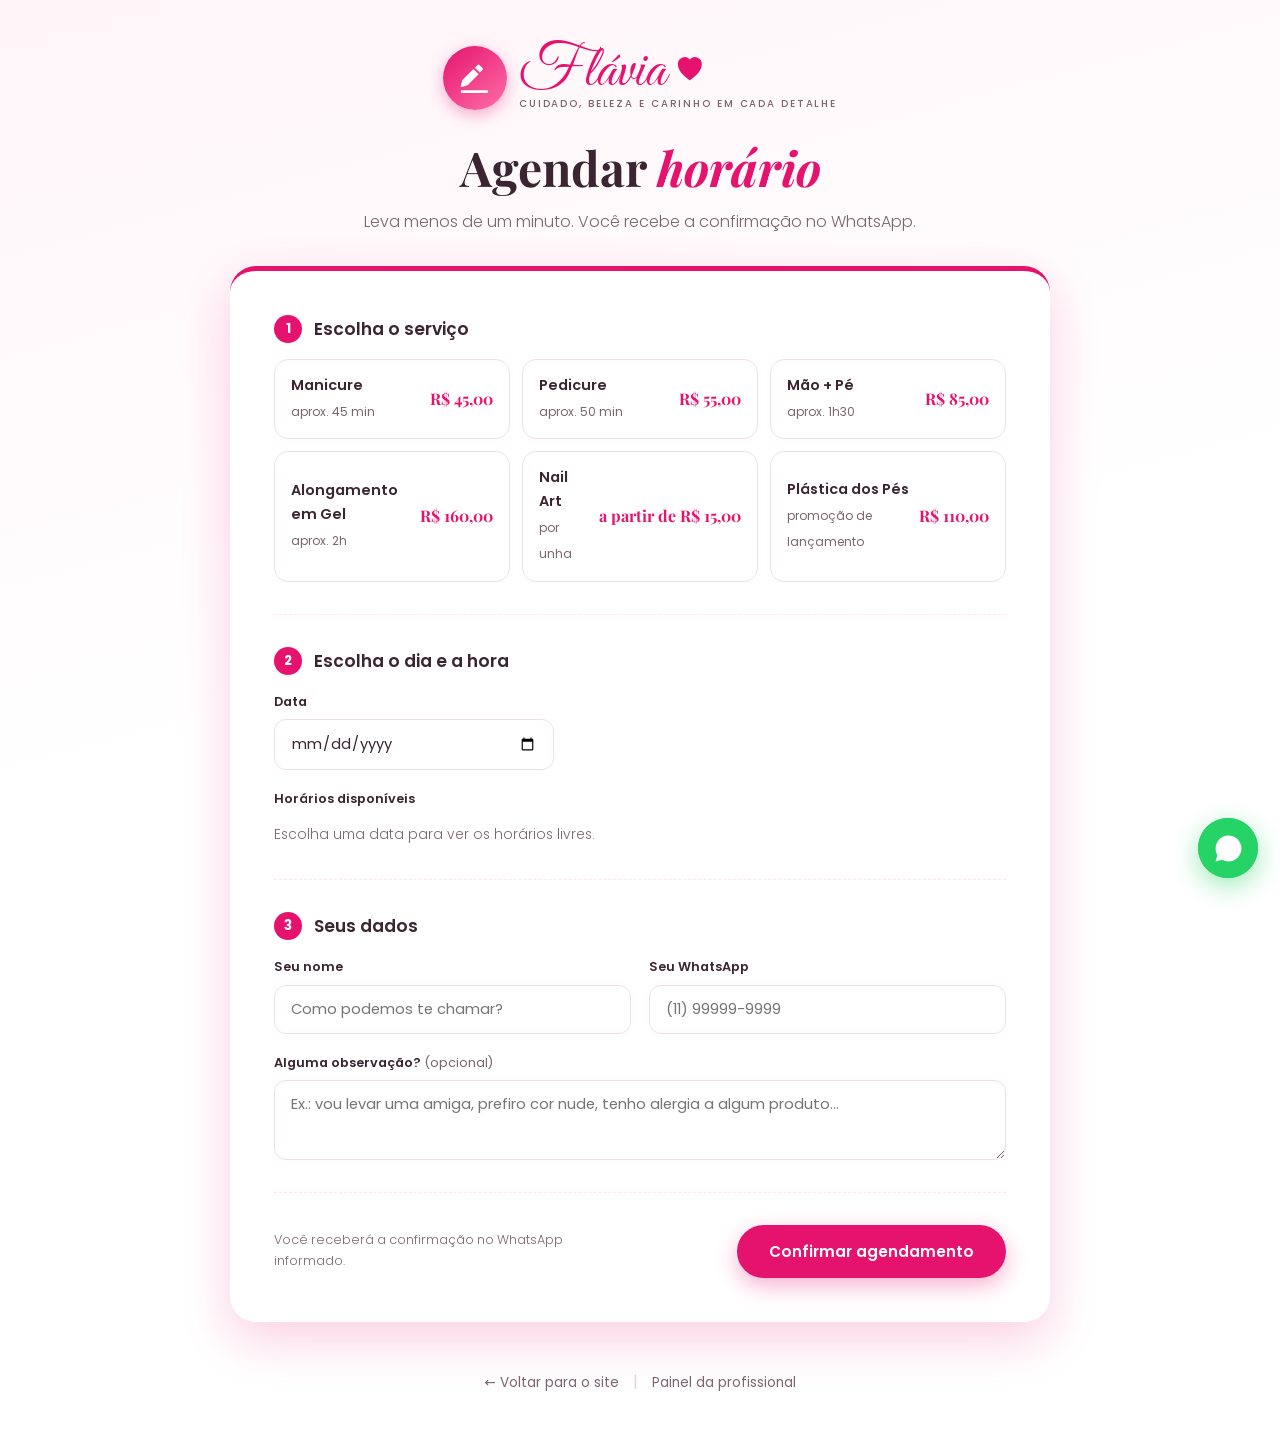
<file: agendar.html>
<!DOCTYPE html>
<html lang="pt-BR">
<head>
<meta charset="UTF-8">
<meta name="viewport" content="width=device-width, initial-scale=1.0">
<title>Agendar horário · Flávia Nail Studio</title>
<meta name="description" content="Marque seu horário em menos de um minuto.">
<link rel="preconnect" href="https://fonts.googleapis.com">
<link rel="preconnect" href="https://fonts.gstatic.com" crossorigin>
<link href="https://fonts.googleapis.com/css2?family=Great+Vibes&family=Playfair+Display:ital,wght@0,500;0,700;1,600&family=Poppins:wght@300;400;500;600;700&display=swap" rel="stylesheet">
<link rel="stylesheet" href="estilo.css">
</head>
<body class="pagina-agendar">

<div class="wrap">

  <div class="agendar-topo">
    <a href="index.html" data-logo class="grande"></a>
    <h1 class="titulo" style="margin-top:22px">Agendar <em>horário</em></h1>
    <p style="color:var(--texto-suave);font-weight:300">Leva menos de um minuto. Você recebe a confirmação no WhatsApp.</p>
  </div>

  <!-- ══════════ FORMULÁRIO ══════════ -->
  <form class="form-box" id="formAgenda" style="margin-bottom:20px">

    <!-- passo 1 -->
    <div class="bloco">
      <div class="passo-titulo"><span class="passo-num">1</span><h3>Escolha o serviço</h3></div>
      <div class="opcoes-servico" id="opcoes"></div>
    </div>

    <!-- passo 2 -->
    <div class="bloco">
      <div class="passo-titulo"><span class="passo-num">2</span><h3>Escolha o dia e a hora</h3></div>
      <div class="campo" style="max-width:280px;margin-bottom:18px">
        <label for="data">Data</label>
        <input type="date" id="data" required>
      </div>
      <div class="campo">
        <label>Horários disponíveis</label>
        <div class="horarios" id="grade">
          <span style="grid-column:1/-1;color:var(--texto-suave);font-size:.86rem;font-weight:300">Escolha uma data para ver os horários livres.</span>
        </div>
      </div>
    </div>

    <!-- passo 3 -->
    <div class="bloco">
      <div class="passo-titulo"><span class="passo-num">3</span><h3>Seus dados</h3></div>
      <div class="linha-campos">
        <div class="campo">
          <label for="nome">Seu nome</label>
          <input type="text" id="nome" placeholder="Como podemos te chamar?" required>
        </div>
        <div class="campo">
          <label for="fone">Seu WhatsApp</label>
          <input type="tel" id="fone" placeholder="(11) 99999-9999" required>
        </div>
      </div>
      <div class="campo" style="margin-top:18px">
        <label for="obs">Alguma observação? <span style="font-weight:400;color:var(--texto-suave)">(opcional)</span></label>
        <textarea id="obs" placeholder="Ex.: vou levar uma amiga, prefiro cor nude, tenho alergia a algum produto..."></textarea>
      </div>
    </div>

    <!-- resumo -->
    <div id="caixaResumo" style="display:none;margin-top:26px">
      <div class="passo-titulo"><span class="passo-num">✓</span><h3>Confira antes de confirmar</h3></div>
      <div class="resumo" id="resumo"></div>
    </div>

    <div class="aviso" id="aviso"></div>

    <div class="rodape-form">
      <small id="textoRodape">Você receberá a confirmação no WhatsApp informado.</small>
      <button type="submit" class="btn" id="btnEnviar" style="min-width:230px">Confirmar agendamento</button>
    </div>
  </form>

  <!-- ══════════ TELA DE SUCESSO ══════════ -->
  <div class="form-box" id="telaSucesso" style="display:none">
    <div class="sucesso">
      <div class="marca">✓</div>
      <h2 class="titulo" style="font-size:1.9rem">Agendamento <em>enviado!</em></h2>
      <p style="color:var(--texto-suave);font-weight:300;max-width:440px;margin:0 auto 8px" id="textoSucesso"></p>
      <div class="resumo" id="resumoFinal" style="text-align:left;max-width:420px;margin:24px auto"></div>
      <div style="display:flex;gap:12px;justify-content:center;flex-wrap:wrap;margin-top:8px">
        <a href="#" data-zap target="_blank" rel="noopener" class="btn zap">Abrir conversa no WhatsApp</a>
        <a href="agendar.html" class="btn linha">Fazer outro agendamento</a>
      </div>
    </div>
  </div>

  <div class="center" style="padding-bottom:50px">
    <a href="index.html" class="voltar-site">← Voltar para o site</a>
    <span style="color:#E5D3DC;margin:0 10px">|</span>
    <a href="#" data-abrir-painel class="voltar-site">Painel da profissional</a>
  </div>

</div>

<a href="#" data-zap class="zap-flut" target="_blank" rel="noopener" aria-label="Falar no WhatsApp">
  <svg viewBox="0 0 24 24"><path d="M17.47 14.38c-.3-.15-1.75-.86-2.02-.96-.27-.1-.47-.15-.67.15-.2.3-.77.96-.94 1.16-.17.2-.35.22-.64.07-.3-.15-1.25-.46-2.38-1.47-.88-.78-1.47-1.75-1.64-2.05-.17-.3-.02-.46.13-.6.13-.13.3-.35.45-.52.15-.17.2-.3.3-.5.1-.2.05-.37-.02-.52-.08-.15-.67-1.6-.92-2.2-.24-.58-.49-.5-.67-.5h-.57c-.2 0-.52.07-.79.37-.27.3-1.04 1.01-1.04 2.47s1.06 2.86 1.21 3.06c.15.2 2.1 3.2 5.08 4.49.71.3 1.26.49 1.69.63.71.22 1.36.19 1.87.12.57-.09 1.75-.72 2-1.41.25-.69.25-1.28.17-1.41-.07-.13-.27-.2-.57-.35zM12 2C6.48 2 2 6.48 2 12c0 1.85.5 3.58 1.38 5.07L2 22l5.05-1.33A9.94 9.94 0 0012 22c5.52 0 10-4.48 10-10S17.52 2 12 2z"/></svg>
</a>

<div class="modal" id="modalPainel"></div>

<script src="config.js"></script>
<script src="agenda.js"></script>
<script>
iniciarComum();
limitesDeData("data");

let servicoEscolhido = null;
let horaEscolhida = null;

/* ---------- passo 1: serviços ---------- */
document.getElementById("opcoes").innerHTML = CONFIG.servicos.map(s => `
  <div class="opcao" data-servico="${s.nome}">
    <span><b>${s.nome}</b><small>${s.obs}</small></span>
    <span class="valor">${s.preco}</span>
  </div>`).join("");

document.querySelectorAll(".opcao").forEach(el => {
  el.addEventListener("click", () => {
    document.querySelectorAll(".opcao").forEach(o => o.classList.remove("ativa"));
    el.classList.add("ativa");
    servicoEscolhido = el.dataset.servico;
    atualizarResumo();
  });
});

/* serviço pré-selecionado pelo link (ex.: agendar.html?servico=Manicure) */
const servicoNaURL = new URLSearchParams(location.search).get("servico");
if(servicoNaURL){
  const alvo = document.querySelector(`.opcao[data-servico="${CSS.escape(servicoNaURL)}"]`);
  if(alvo) alvo.click();
}

/* ---------- passo 2: data e hora ---------- */
window.recarregarGrade = () => {
  horaEscolhida = null;
  montarGrade("data", "grade", h => { horaEscolhida = h; atualizarResumo(); });
  atualizarResumo();
};
document.getElementById("data").addEventListener("change", window.recarregarGrade);

/* ---------- resumo ---------- */
function atualizarResumo(){
  const caixa = document.getElementById("caixaResumo");
  if(!servicoEscolhido || !horaEscolhida){ caixa.style.display = "none"; return; }
  const s = CONFIG.servicos.find(x => x.nome === servicoEscolhido);
  document.getElementById("resumo").innerHTML = `
    <div class="resumo-linha"><span>Serviço</span><span>${s.nome}</span></div>
    <div class="resumo-linha"><span>Duração</span><span>${s.obs}</span></div>
    <div class="resumo-linha"><span>Data</span><span>${dataBR(document.getElementById("data").value)}</span></div>
    <div class="resumo-linha"><span>Horário</span><span>${horaEscolhida}</span></div>
    <div class="resumo-linha" style="border-top:1px solid var(--rosa-claro);margin-top:6px;padding-top:12px">
      <span>Valor</span><span style="color:var(--rosa);font-size:1.05rem">${s.preco}</span></div>`;
  caixa.style.display = "block";
}

/* ---------- envio ---------- */
function mostrarAviso(texto, tipo){
  const a = document.getElementById("aviso");
  a.textContent = texto;
  a.className = "aviso " + tipo;
  a.scrollIntoView({behavior:"smooth", block:"center"});
}

document.getElementById("formAgenda").addEventListener("submit", async e => {
  e.preventDefault();

  if(!servicoEscolhido){ mostrarAviso("Escolha um serviço no passo 1.", "erro"); return; }
  if(!document.getElementById("data").value){ mostrarAviso("Escolha uma data no passo 2.", "erro"); return; }
  if(!horaEscolhida){ mostrarAviso("Escolha um horário disponível no passo 2.", "erro"); return; }

  const dados = {
    nome: document.getElementById("nome").value.trim(),
    fone: document.getElementById("fone").value.trim(),
    servico: servicoEscolhido,
    data: document.getElementById("data").value,
    hora: horaEscolhida,
    obs: document.getElementById("obs").value.trim()
  };

  const btn = document.getElementById("btnEnviar");
  btn.disabled = true;
  btn.textContent = "Enviando...";

  const r = await enviarAgendamento(dados);

  // guarda o resumo antes de trocar de tela
  const resumoHTML = document.getElementById("resumo").innerHTML;

  document.getElementById("formAgenda").style.display = "none";
  const tela = document.getElementById("telaSucesso");
  tela.style.display = "block";
  document.getElementById("resumoFinal").innerHTML = resumoHTML +
    `<div class="resumo-linha"><span>Em nome de</span><span>${dados.nome}</span></div>`;

  document.getElementById("textoSucesso").textContent =
    r.modo === "automatico"
      ? `Pronto, ${dados.nome}! A Flávia já foi avisada e a confirmação está chegando no seu WhatsApp.`
      : `Quase lá, ${dados.nome}! Abrimos o WhatsApp com a mensagem pronta — é só apertar enviar para a Flávia confirmar.`;

  scrollTo({top:0, behavior:"smooth"});
});
</script>
</body>
</html>
</file>
<file: estilo.css>
/* ═══════════ Flávia Nail Studio — estilos ═══════════ */

:root{
  --rosa:#E5136E;
  --rosa-escuro:#A80D51;
  --vinho:#8E0C45;
  --rosa-claro:#FFE4F0;
  --rosa-suave:#FFF5F9;
  --branco:#FFFFFF;
  --texto:#3A2530;
  --texto-suave:#7A6570;
  --verde-zap:#25D366;
  --sombra:0 10px 34px rgba(229,19,110,.12);
  --sombra-forte:0 18px 50px rgba(229,19,110,.20);
  --raio:20px;
}
*{margin:0;padding:0;box-sizing:border-box}
html{scroll-behavior:smooth}
body{font-family:'Poppins',system-ui,sans-serif;color:var(--texto);background:var(--branco);line-height:1.65;overflow-x:hidden}
h1,h2,h3,.serif{font-family:'Playfair Display',Georgia,serif}
a{color:inherit;text-decoration:none}
img{max-width:100%;display:block}
.wrap{width:min(1140px,92vw);margin:0 auto}
section{padding:90px 0}
.center{text-align:center}

/* ─────────── LOGO ─────────── */
.logo{display:inline-flex;align-items:center;gap:12px;line-height:1}
.logo-marca{
  width:46px;height:46px;border-radius:50%;flex-shrink:0;
  background:linear-gradient(140deg,var(--rosa),#FF6FA8);
  display:grid;place-items:center;
  box-shadow:0 5px 16px rgba(229,19,110,.35);
}
.logo-marca svg{width:24px;height:24px;fill:#fff}
.logo-texto{display:flex;flex-direction:column;gap:2px}
.logo-nome{
  font-family:'Great Vibes',cursive;
  font-size:2.15rem;line-height:.85;color:var(--rosa);
  display:flex;align-items:center;gap:6px;
}
.logo-nome .coracao{width:.62em;height:.62em;fill:var(--rosa);flex-shrink:0;margin-bottom:.18em}
.logo-slogan{
  font-size:.5rem;letter-spacing:.19em;text-transform:uppercase;
  color:var(--texto-suave);font-weight:500;white-space:nowrap;
}
.logo.claro .logo-nome{color:#fff}
.logo.claro .logo-nome .coracao{fill:#fff}
.logo.claro .logo-slogan{color:rgba(255,255,255,.65)}
.logo.grande .logo-nome{font-size:3.6rem}
.logo.grande .logo-slogan{font-size:.62rem}
.logo.grande .logo-marca{width:64px;height:64px}
.logo.grande .logo-marca svg{width:33px;height:33px}

/* ─────────── Títulos ─────────── */
.tag{display:inline-block;background:var(--rosa-claro);color:var(--rosa);font-size:.72rem;letter-spacing:.18em;text-transform:uppercase;font-weight:600;padding:8px 18px;border-radius:999px;margin-bottom:18px}
.titulo{font-size:clamp(1.9rem,4.6vw,3rem);line-height:1.15;margin-bottom:14px}
.titulo em{color:var(--rosa);font-style:italic}
.sub{color:var(--texto-suave);max-width:620px;margin:0 auto 46px;font-weight:300}

/* ─────────── Botões ─────────── */
.btn{display:inline-flex;align-items:center;justify-content:center;gap:10px;background:var(--rosa);color:#fff;padding:15px 32px;border-radius:999px;font-weight:600;font-size:.95rem;border:none;cursor:pointer;transition:.25s;box-shadow:0 8px 22px rgba(229,19,110,.32);font-family:inherit;text-align:center}
.btn:hover{background:var(--rosa-escuro);transform:translateY(-2px);box-shadow:0 12px 28px rgba(229,19,110,.4)}
.btn:disabled{opacity:.6;cursor:wait;transform:none}
.btn.zap{background:var(--verde-zap);box-shadow:0 8px 22px rgba(37,211,102,.35)}
.btn.zap:hover{background:#1da851}
.btn.linha{background:transparent;color:var(--rosa);border:1.6px solid var(--rosa);box-shadow:none}
.btn.linha:hover{background:var(--rosa);color:#fff}
.btn.pequeno{padding:10px 20px;font-size:.83rem}
.btn.branco{background:#fff;color:var(--rosa)}
.btn.branco:hover{background:var(--rosa-claro);color:var(--rosa-escuro)}

/* ─────────── Cabeçalho ─────────── */
header{position:fixed;top:0;left:0;right:0;z-index:900;padding:12px 0;transition:.3s;background:rgba(255,255,255,.9);backdrop-filter:blur(10px)}
header.solido{background:rgba(255,255,255,.97);box-shadow:0 2px 20px rgba(0,0,0,.07)}
.nav{display:flex;align-items:center;justify-content:space-between}
.menu{display:flex;gap:26px;align-items:center}
.menu a{font-size:.88rem;font-weight:500;position:relative;padding:4px 0}
.menu a::after{content:'';position:absolute;left:0;bottom:0;width:0;height:2px;background:var(--rosa);transition:.25s}
.menu a:hover::after{width:100%}
.abrir-menu{display:none;background:none;border:none;font-size:1.7rem;color:var(--rosa);cursor:pointer;line-height:1}

/* ─────────── Hero ─────────── */
.hero{min-height:100vh;display:flex;align-items:center;padding:130px 0 70px;background:
  radial-gradient(1000px 620px at 88% 8%,var(--rosa-claro) 0%,transparent 62%),
  linear-gradient(170deg,var(--rosa-suave) 0%,#fff 58%);position:relative;overflow:hidden}
.hero-grid{display:grid;grid-template-columns:1.05fr .95fr;gap:56px;align-items:center;position:relative;z-index:2}
.hero h1{font-size:clamp(2.3rem,5.6vw,3.9rem);line-height:1.08;margin:14px 0 20px}
.hero h1 em{color:var(--rosa);font-style:italic;display:block}
.hero p.lead{font-size:1.05rem;color:var(--texto-suave);font-weight:300;max-width:480px;margin-bottom:32px}
.hero-btns{display:flex;gap:14px;flex-wrap:wrap}
.selos{display:flex;gap:34px;margin-top:46px;flex-wrap:wrap}
.selo b{display:block;font-family:'Playfair Display',serif;font-size:1.75rem;color:var(--rosa);line-height:1}
.selo small{font-size:.78rem;color:var(--texto-suave);letter-spacing:.04em}
.hero-foto{position:relative;aspect-ratio:4/5}
.hero-foto img{width:100%;height:100%;object-fit:cover;border-radius:210px 210px 26px 26px;box-shadow:var(--sombra-forte)}
.flutua{position:absolute;background:#fff;border-radius:16px;padding:12px 18px;box-shadow:var(--sombra);font-size:.8rem;font-weight:600;display:flex;align-items:center;gap:9px;z-index:3}
.flutua i{font-style:normal;font-size:1.15rem}
.f1{top:11%;left:-18px;animation:sobe 4.5s ease-in-out infinite}
.f2{bottom:13%;right:-10px;animation:sobe 4.5s ease-in-out infinite .9s}
@keyframes sobe{0%,100%{transform:translateY(0)}50%{transform:translateY(-14px)}}

/* ─────────── Serviços ─────────── */
.cards{display:grid;grid-template-columns:repeat(auto-fit,minmax(280px,1fr));gap:26px}
.card{background:#fff;border:1.5px solid var(--rosa-claro);border-radius:var(--raio);overflow:hidden;transition:.28s;position:relative;display:flex;flex-direction:column}
.card:hover{transform:translateY(-7px);box-shadow:var(--sombra);border-color:rgba(229,19,110,.35)}
.card-foto{aspect-ratio:16/10;overflow:hidden;background:var(--rosa-claro)}
.card-foto img{width:100%;height:100%;object-fit:cover;transition:.5s}
.card:hover .card-foto img{transform:scale(1.06)}
.card-corpo{padding:24px 24px 26px;display:flex;flex-direction:column;flex:1}
.card h3{font-size:1.2rem;margin-bottom:7px}
.card p{font-size:.89rem;color:var(--texto-suave);font-weight:300;margin-bottom:16px;flex:1}
.preco{font-family:'Playfair Display',serif;font-size:1.45rem;color:var(--rosa);font-weight:700;line-height:1.2}
.preco small{font-size:.72rem;color:var(--texto-suave);font-family:'Poppins';font-weight:400;display:block}
.card.destaque{border-color:var(--rosa);box-shadow:var(--sombra)}
.fita{position:absolute;top:14px;left:14px;background:var(--rosa);color:#fff;font-size:.64rem;font-weight:700;letter-spacing:.1em;padding:6px 13px;border-radius:6px;text-transform:uppercase;z-index:2;box-shadow:0 4px 12px rgba(0,0,0,.2)}

/* ─────────── Plástica dos Pés ─────────── */
#plastica{background:linear-gradient(160deg,var(--rosa-suave),#fff)}
.plastica-grid{display:grid;grid-template-columns:1fr 1fr;gap:56px;align-items:center}
.passos{display:grid;grid-template-columns:repeat(2,1fr);gap:16px;margin-top:28px}
.passo{background:#fff;border-radius:16px;padding:20px;box-shadow:0 6px 20px rgba(229,19,110,.08)}
.passo b{display:block;color:var(--rosa);font-size:.72rem;letter-spacing:.14em;margin-bottom:6px}
.passo span{font-size:.87rem;font-weight:300;color:var(--texto-suave)}
.caixa-pes{background:#fff;border-radius:var(--raio);overflow:hidden;box-shadow:var(--sombra);border:1.5px solid var(--rosa-claro)}
.caixa-pes .topo-foto{aspect-ratio:16/9;overflow:hidden}
.caixa-pes .topo-foto img{width:100%;height:100%;object-fit:cover}
.caixa-pes .conteudo{padding:32px}
.caixa-pes ul{list-style:none;margin-top:16px}
.caixa-pes li{padding:11px 0 11px 32px;position:relative;font-size:.92rem;font-weight:300;border-bottom:1px dashed var(--rosa-claro)}
.caixa-pes li:last-child{border:none}
.caixa-pes li::before{content:'✓';position:absolute;left:0;top:10px;width:20px;height:20px;background:var(--rosa);color:#fff;border-radius:50%;display:grid;place-items:center;font-size:.7rem;font-weight:700}

/* ─────────── Formulário ─────────── */
.form-box{background:#fff;border-radius:26px;box-shadow:var(--sombra-forte);padding:44px;max-width:820px;margin:0 auto;border-top:5px solid var(--rosa)}
.linha-campos{display:grid;grid-template-columns:1fr 1fr;gap:18px;margin-bottom:18px}
.campo{display:flex;flex-direction:column;gap:7px}
.campo label{font-size:.8rem;font-weight:600}
.campo input,.campo select,.campo textarea{padding:13px 16px;border:1.5px solid #F0DDE6;border-radius:12px;font-family:inherit;font-size:.92rem;background:#fff;color:var(--texto);transition:.2s;width:100%}
.campo input:focus,.campo select:focus,.campo textarea:focus{outline:none;border-color:var(--rosa);box-shadow:0 0 0 4px rgba(229,19,110,.10)}
.campo textarea{resize:vertical;min-height:80px}
.horarios{display:grid;grid-template-columns:repeat(auto-fill,minmax(84px,1fr));gap:10px;margin-top:8px}
.hora{padding:11px 6px;border:1.5px solid #F0DDE6;border-radius:11px;text-align:center;font-size:.86rem;font-weight:500;cursor:pointer;transition:.18s;background:#fff}
.hora:hover:not(.ocupada){border-color:var(--rosa);color:var(--rosa)}
.hora.ativa{background:var(--rosa);color:#fff;border-color:var(--rosa)}
.hora.ocupada{background:#F6F1F3;color:#C3B4BB;cursor:not-allowed;text-decoration:line-through}
.aviso{margin-top:22px;padding:15px 18px;border-radius:13px;font-size:.87rem;display:none}
.aviso.ok{background:#E9F9EF;color:#1B7A42;display:block}
.aviso.erro{background:#FDEBEF;color:#B4123C;display:block}
.aviso.info{background:#FFF6E5;color:#8A5A00;display:block}
.rodape-form{display:flex;gap:14px;align-items:center;justify-content:space-between;margin-top:26px;flex-wrap:wrap}
.rodape-form small{color:var(--texto-suave);font-size:.79rem;max-width:330px;font-weight:300}

/* ─────────── Galeria ─────────── */
#galeria{background:var(--rosa-suave)}
.galeria-grid{display:grid;grid-template-columns:repeat(auto-fit,minmax(240px,1fr));gap:20px}
.foto{aspect-ratio:1;border-radius:var(--raio);overflow:hidden;position:relative;transition:.3s;box-shadow:0 6px 20px rgba(229,19,110,.08)}
.foto img{width:100%;height:100%;object-fit:cover;transition:.5s}
.foto:hover{transform:translateY(-5px);box-shadow:var(--sombra)}
.foto:hover img{transform:scale(1.07)}
.foto b{position:absolute;bottom:0;left:0;right:0;background:linear-gradient(transparent,rgba(142,12,69,.85));color:#fff;font-size:.85rem;padding:34px 16px 14px;font-weight:500}

/* ─────────── Sobre ─────────── */
.sobre-grid{display:grid;grid-template-columns:.9fr 1.1fr;gap:56px;align-items:center}
.retrato{aspect-ratio:1;border-radius:50%;overflow:hidden;box-shadow:var(--sombra);border:8px solid #fff;outline:2px solid var(--rosa-claro)}
.retrato img{width:100%;height:100%;object-fit:cover}
.sobre-grid p{color:var(--texto-suave);font-weight:300;margin-bottom:16px}
.assinatura{font-family:'Great Vibes',cursive;font-size:2.4rem;color:var(--rosa);margin-top:14px;line-height:1.1}

/* ─────────── Localização ─────────── */
#local{background:var(--rosa-suave)}
.local-grid{display:grid;grid-template-columns:1fr 1fr;gap:40px;align-items:stretch}
.mapa{border-radius:var(--raio);overflow:hidden;box-shadow:var(--sombra);min-height:340px;background:#eee}
.mapa iframe{width:100%;height:100%;min-height:340px;border:0;display:block}
.info-local{background:#fff;border-radius:var(--raio);padding:36px;box-shadow:var(--sombra);display:flex;flex-direction:column;justify-content:center;gap:22px}
.item-local{display:flex;gap:14px;align-items:flex-start}
.item-local i{font-style:normal;font-size:1.3rem;background:var(--rosa-suave);width:44px;height:44px;border-radius:12px;display:grid;place-items:center;flex-shrink:0}
.item-local b{display:block;font-size:.92rem;margin-bottom:2px}
.item-local span{font-size:.86rem;color:var(--texto-suave);font-weight:300}

/* ─────────── Rodapé ─────────── */
footer{background:var(--texto);color:#fff;padding:60px 0 26px}
.foot-grid{display:grid;grid-template-columns:1.4fr 1fr 1fr;gap:40px;margin-bottom:40px}
footer h4{font-size:.78rem;letter-spacing:.16em;text-transform:uppercase;color:#FF87B8;margin-bottom:16px}
footer p,footer a{color:rgba(255,255,255,.72);font-size:.87rem;font-weight:300}
footer a:hover{color:#fff}
.foot-links{display:flex;flex-direction:column;gap:9px}
.copy{border-top:1px solid rgba(255,255,255,.12);padding-top:22px;text-align:center;font-size:.77rem;color:rgba(255,255,255,.5)}

/* ─────────── Botão flutuante ─────────── */
.zap-flut{position:fixed;right:22px;bottom:22px;z-index:950;width:60px;height:60px;border-radius:50%;background:var(--verde-zap);display:grid;place-items:center;box-shadow:0 8px 26px rgba(37,211,102,.45);transition:.25s;color:#fff}
.zap-flut:hover{transform:scale(1.09)}
.zap-flut svg{width:31px;height:31px;fill:#fff}
.zap-flut::before{content:'';position:absolute;inset:0;border-radius:50%;background:var(--verde-zap);animation:pulso 2.2s infinite;z-index:-1}
@keyframes pulso{0%{transform:scale(1);opacity:.65}100%{transform:scale(1.75);opacity:0}}

/* ─────────── Modal / painel ─────────── */
.modal{position:fixed;inset:0;background:rgba(58,37,48,.72);backdrop-filter:blur(5px);z-index:1000;display:none;align-items:center;justify-content:center;padding:20px}
.modal.aberto{display:flex}
.modal-box{background:#fff;border-radius:22px;width:min(760px,96vw);max-height:88vh;overflow-y:auto;padding:34px}
.modal-topo{display:flex;justify-content:space-between;align-items:center;margin-bottom:22px}
.fechar{background:none;border:none;font-size:1.7rem;cursor:pointer;color:var(--texto-suave);line-height:1}
.tabela{width:100%;border-collapse:collapse;font-size:.85rem;margin-top:8px}
.tabela th{text-align:left;padding:11px 8px;border-bottom:2px solid var(--rosa-claro);font-size:.71rem;letter-spacing:.08em;text-transform:uppercase;color:var(--texto-suave)}
.tabela td{padding:12px 8px;border-bottom:1px solid #F6EEF2}
.vazio{text-align:center;color:var(--texto-suave);padding:34px;font-weight:300;font-size:.9rem}
.mini{background:var(--rosa-suave);border:none;color:var(--rosa);padding:6px 12px;border-radius:8px;font-size:.75rem;cursor:pointer;font-family:inherit;font-weight:600}
.mini:hover{background:var(--rosa);color:#fff}
.abas{display:flex;gap:8px;margin-bottom:20px;border-bottom:1.5px solid var(--rosa-claro)}
.aba{background:none;border:none;padding:10px 18px;font-family:inherit;font-size:.86rem;font-weight:600;color:var(--texto-suave);cursor:pointer;border-bottom:2.5px solid transparent;margin-bottom:-1.5px}
.aba.ativa{color:var(--rosa);border-color:var(--rosa)}
.painel-aba{display:none}
.painel-aba.ativa{display:block}

/* ─────────── PÁGINA SIMPLES DE AGENDAMENTO ─────────── */
body.pagina-agendar{background:linear-gradient(165deg,var(--rosa-suave),#fff 45%);min-height:100vh}
.agendar-topo{text-align:center;padding:46px 0 30px}
.agendar-topo .logo{margin-bottom:8px}
.passo-titulo{display:flex;align-items:center;gap:12px;margin:0 0 16px}
.passo-num{width:28px;height:28px;border-radius:50%;background:var(--rosa);color:#fff;display:grid;place-items:center;font-size:.82rem;font-weight:700;flex-shrink:0}
.passo-titulo h3{font-size:1.08rem;font-family:'Poppins';font-weight:600}
.bloco{margin-bottom:32px;padding-bottom:32px;border-bottom:1px dashed var(--rosa-claro)}
.bloco:last-of-type{border:none;margin-bottom:0;padding-bottom:0}
.opcoes-servico{display:grid;grid-template-columns:repeat(auto-fill,minmax(215px,1fr));gap:12px}
.opcao{border:1.5px solid #F0DDE6;border-radius:14px;padding:14px 16px;cursor:pointer;transition:.2s;display:flex;justify-content:space-between;align-items:center;gap:10px;background:#fff}
.opcao:hover{border-color:var(--rosa)}
.opcao.ativa{border-color:var(--rosa);background:var(--rosa-suave);box-shadow:0 0 0 3px rgba(229,19,110,.10)}
.opcao b{font-size:.9rem;font-weight:600;display:block}
.opcao small{font-size:.75rem;color:var(--texto-suave)}
.opcao .valor{font-family:'Playfair Display',serif;color:var(--rosa);font-weight:700;font-size:1rem;white-space:nowrap}
.resumo{background:var(--rosa-suave);border-radius:16px;padding:20px 22px;margin-top:8px;font-size:.88rem}
.resumo-linha{display:flex;justify-content:space-between;padding:7px 0;gap:14px}
.resumo-linha span:first-child{color:var(--texto-suave);font-weight:300}
.resumo-linha span:last-child{font-weight:600;text-align:right}
.voltar-site{display:inline-flex;align-items:center;gap:7px;font-size:.85rem;color:var(--texto-suave);margin-top:30px}
.voltar-site:hover{color:var(--rosa)}
.sucesso{text-align:center;padding:20px 0}
.sucesso .marca{width:80px;height:80px;border-radius:50%;background:#E9F9EF;color:#1B7A42;display:grid;place-items:center;font-size:2.4rem;margin:0 auto 20px}

/* ─────────── Responsivo ─────────── */
@media(max-width:900px){
  .menu{position:fixed;top:0;right:-100%;width:76%;max-width:320px;height:100vh;background:#fff;flex-direction:column;justify-content:center;gap:26px;transition:.35s;box-shadow:-8px 0 40px rgba(0,0,0,.14)}
  .menu.aberto{right:0}
  .abrir-menu{display:block;z-index:1001;position:relative}
  .hero-grid,.plastica-grid,.sobre-grid,.local-grid,.foot-grid{grid-template-columns:1fr}
  .hero-foto{max-width:330px;margin:0 auto;order:-1}
  .flutua{display:none}
  .linha-campos{grid-template-columns:1fr}
  .form-box{padding:26px 20px}
  section{padding:64px 0}
  .retrato{max-width:250px;margin:0 auto}
  .passos{grid-template-columns:1fr}
  .logo-nome{font-size:1.85rem}
  .logo.grande .logo-nome{font-size:2.7rem}
}
</file>
